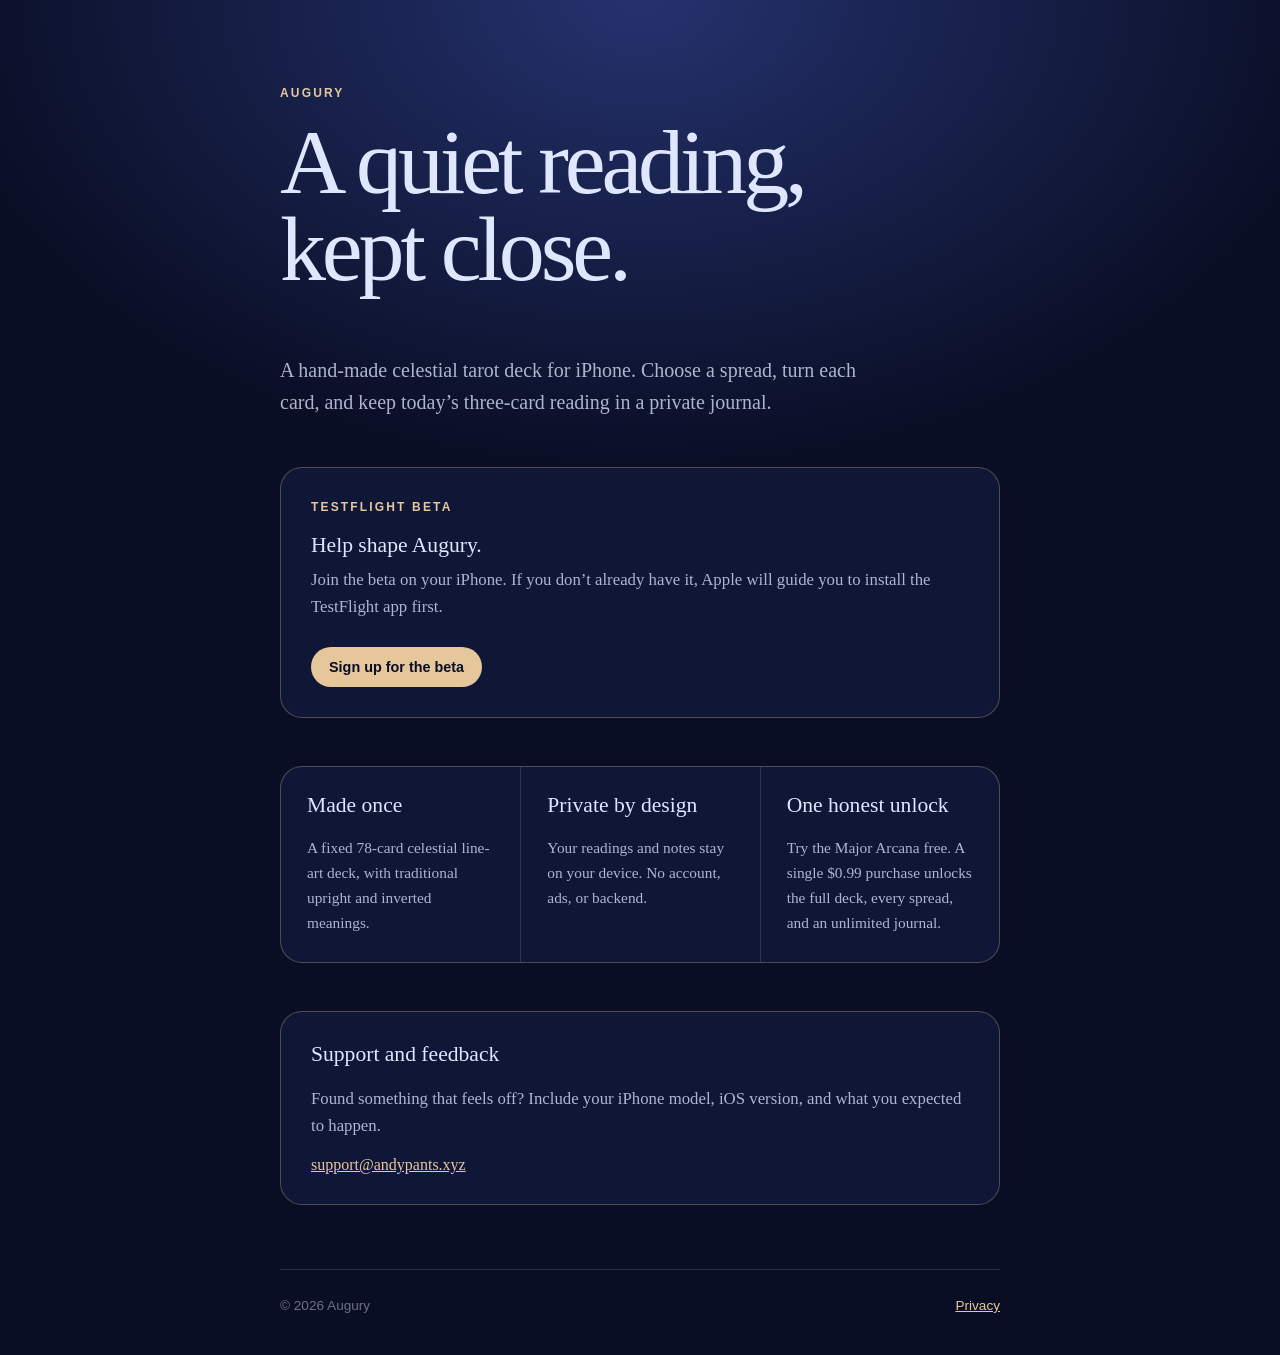
<file: docs/index.html>
<!doctype html>
<html lang="en">
  <head>
    <meta charset="utf-8">
    <meta name="viewport" content="width=device-width, initial-scale=1">
    <meta name="description" content="Augury is a quiet, offline tarot journal for iPhone.">
    <title>Augury — Tarot Journal</title>
    <link rel="stylesheet" href="styles.css">
  </head>
  <body>
    <main>
      <p class="eyebrow">Augury</p>
      <h1>A quiet reading,<br>kept close.</h1>
      <p class="lede">A hand-made celestial tarot deck for iPhone. Choose a spread, turn each card, and keep today’s three-card reading in a private journal.</p>

      <section class="card" aria-labelledby="beta-title">
        <p class="label">TestFlight beta</p>
        <h2 id="beta-title">Help shape Augury.</h2>
        <p>Join the beta on your iPhone. If you don’t already have it, Apple will guide you to install the TestFlight app first.</p>
        <a class="button" href="https://testflight.apple.com/join/Bb7qmYsV">Sign up for the beta</a>
      </section>

      <section class="details" aria-label="What Augury includes">
        <div>
          <h2>Made once</h2>
          <p>A fixed 78-card celestial line-art deck, with traditional upright and inverted meanings.</p>
        </div>
        <div>
          <h2>Private by design</h2>
          <p>Your readings and notes stay on your device. No account, ads, or backend.</p>
        </div>
        <div>
          <h2>One honest unlock</h2>
          <p>Try the Major Arcana free. A single $0.99 purchase unlocks the full deck, every spread, and an unlimited journal.</p>
        </div>
      </section>

      <section class="support">
        <h2>Support and feedback</h2>
        <p>Found something that feels off? Include your iPhone model, iOS version, and what you expected to happen.</p>
        <a href="mailto:support@andypants.xyz">support@andypants.xyz</a>
      </section>
    </main>
    <footer>
      <span>© 2026 Augury</span>
      <a href="privacy.html">Privacy</a>
    </footer>
  </body>
</html>
</file>
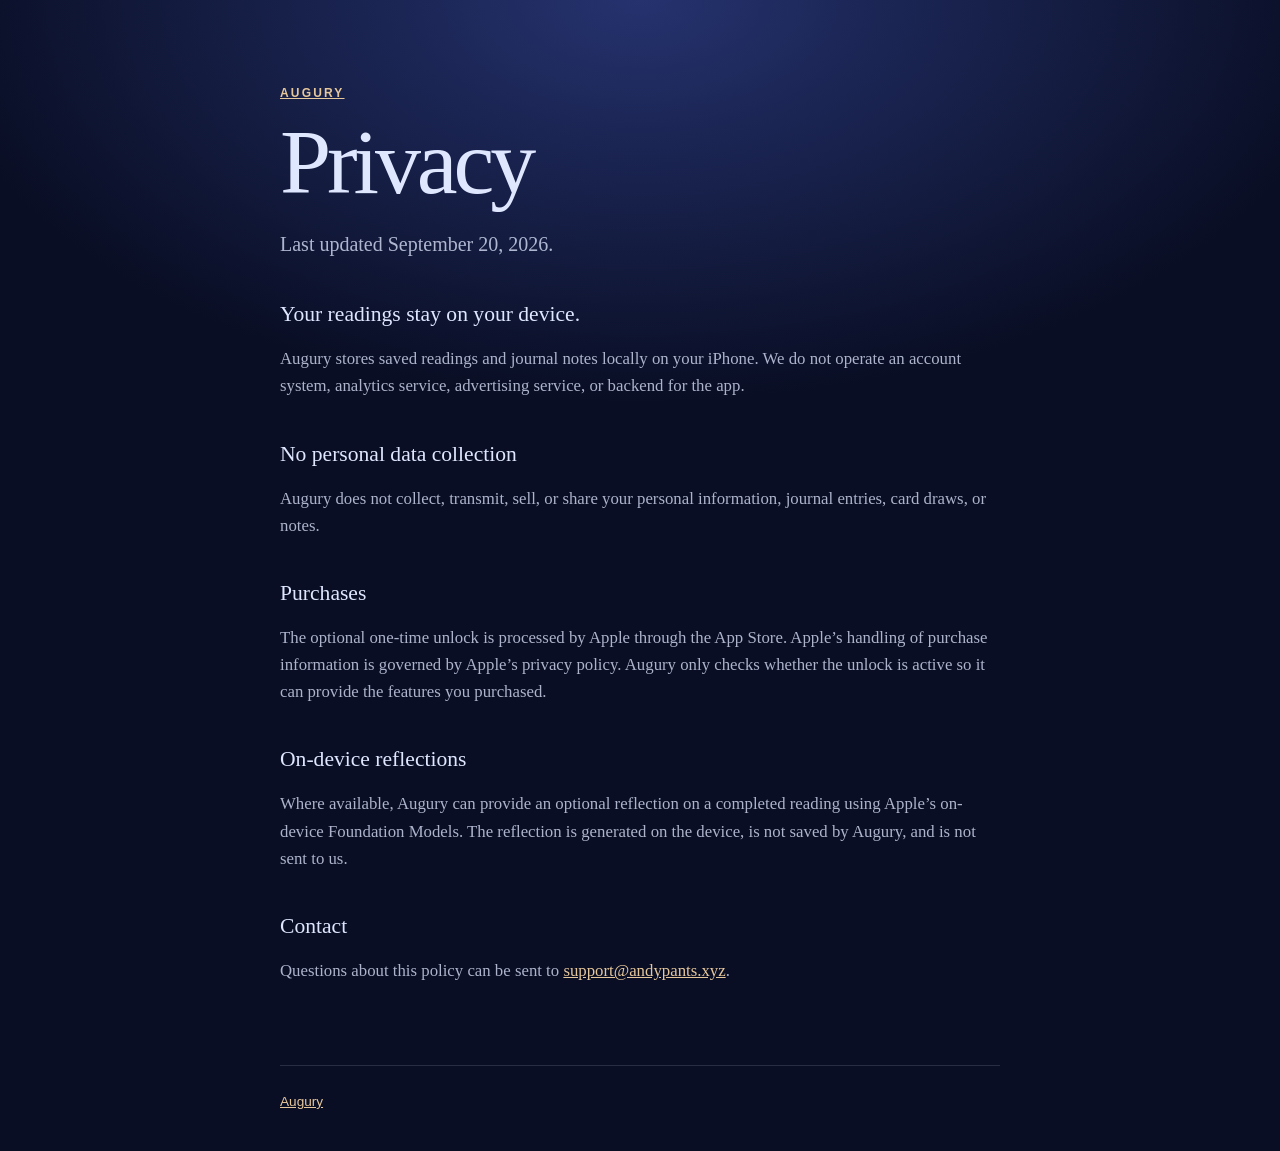
<file: docs/privacy.html>
<!doctype html>
<html lang="en">
  <head>
    <meta charset="utf-8">
    <meta name="viewport" content="width=device-width, initial-scale=1">
    <meta name="description" content="Augury privacy policy.">
    <title>Privacy — Augury</title>
    <link rel="stylesheet" href="styles.css">
  </head>
  <body>
    <main class="policy">
      <p class="eyebrow"><a href="index.html">Augury</a></p>
      <h1>Privacy</h1>
      <p class="lede">Last updated September 20, 2026.</p>

      <h2>Your readings stay on your device.</h2>
      <p>Augury stores saved readings and journal notes locally on your iPhone. We do not operate an account system, analytics service, advertising service, or backend for the app.</p>

      <h2>No personal data collection</h2>
      <p>Augury does not collect, transmit, sell, or share your personal information, journal entries, card draws, or notes.</p>

      <h2>Purchases</h2>
      <p>The optional one-time unlock is processed by Apple through the App Store. Apple’s handling of purchase information is governed by Apple’s privacy policy. Augury only checks whether the unlock is active so it can provide the features you purchased.</p>

      <h2>On-device reflections</h2>
      <p>Where available, Augury can provide an optional reflection on a completed reading using Apple’s on-device Foundation Models. The reflection is generated on the device, is not saved by Augury, and is not sent to us.</p>

      <h2>Contact</h2>
      <p>Questions about this policy can be sent to <a href="mailto:support@andypants.xyz">support@andypants.xyz</a>.</p>
    </main>
    <footer>
      <a href="index.html">Augury</a>
    </footer>
  </body>
</html>
</file>
<file: docs/styles.css>
:root {
  color-scheme: dark;
  --night: #090e24;
  --indigo: #141b3f;
  --ink: #e6c79c;
  --starlight: #dfe7ff;
}

* { box-sizing: border-box; }

body {
  min-height: 100vh;
  margin: 0;
  color: var(--starlight);
  font-family: ui-serif, Georgia, serif;
  background:
    radial-gradient(ellipse 80% 50% at 50% 0%, #25326e 0%, transparent 70%),
    var(--night);
}

main, footer {
  width: min(100% - 40px, 720px);
  margin: 0 auto;
}

main { padding: 84px 0 64px; }

.eyebrow, .label {
  margin: 0 0 16px;
  color: var(--ink);
  font-family: ui-sans-serif, -apple-system, BlinkMacSystemFont, sans-serif;
  font-size: 0.75rem;
  font-weight: 700;
  letter-spacing: 0.18em;
  text-transform: uppercase;
}

h1, h2, p { margin-top: 0; }
h1 { font-size: clamp(3rem, 12vw, 5.75rem); font-weight: 500; line-height: 0.94; letter-spacing: -0.045em; }
h2 { font-size: 1.35rem; font-weight: 500; }
p { color: color-mix(in srgb, var(--starlight) 76%, transparent); font-size: 1.05rem; line-height: 1.62; }
.lede { max-width: 600px; font-size: 1.25rem; }

.card, .details, .support {
  margin-top: 48px;
  border: 1px solid color-mix(in srgb, var(--ink) 30%, transparent);
  border-radius: 22px;
  background: color-mix(in srgb, var(--indigo) 70%, transparent);
}

.card, .support { padding: 30px; }
.card h2 { margin-bottom: 8px; }

.button {
  display: inline-block;
  margin-top: 10px;
  padding: 12px 18px;
  border-radius: 999px;
  color: var(--night);
  background: var(--ink);
  font-family: ui-sans-serif, -apple-system, BlinkMacSystemFont, sans-serif;
  font-size: 0.9rem;
  font-weight: 700;
  text-decoration: none;
}

.details { display: grid; grid-template-columns: repeat(3, 1fr); overflow: hidden; }
.details div { padding: 26px; }
.details div + div { border-left: 1px solid color-mix(in srgb, var(--starlight) 15%, transparent); }
.details p { margin-bottom: 0; font-size: 0.96rem; }

a { color: var(--ink); }
.policy h1 { margin-bottom: 22px; }
.policy h2 { margin-top: 42px; }

footer {
  display: flex;
  justify-content: space-between;
  padding: 28px 0 42px;
  color: color-mix(in srgb, var(--starlight) 46%, transparent);
  border-top: 1px solid color-mix(in srgb, var(--starlight) 14%, transparent);
  font-family: ui-sans-serif, -apple-system, BlinkMacSystemFont, sans-serif;
  font-size: 0.85rem;
}

@media (max-width: 620px) {
  main { padding-top: 56px; }
  .details { grid-template-columns: 1fr; }
  .details div + div { border-top: 1px solid color-mix(in srgb, var(--starlight) 15%, transparent); border-left: 0; }
}
</file>
